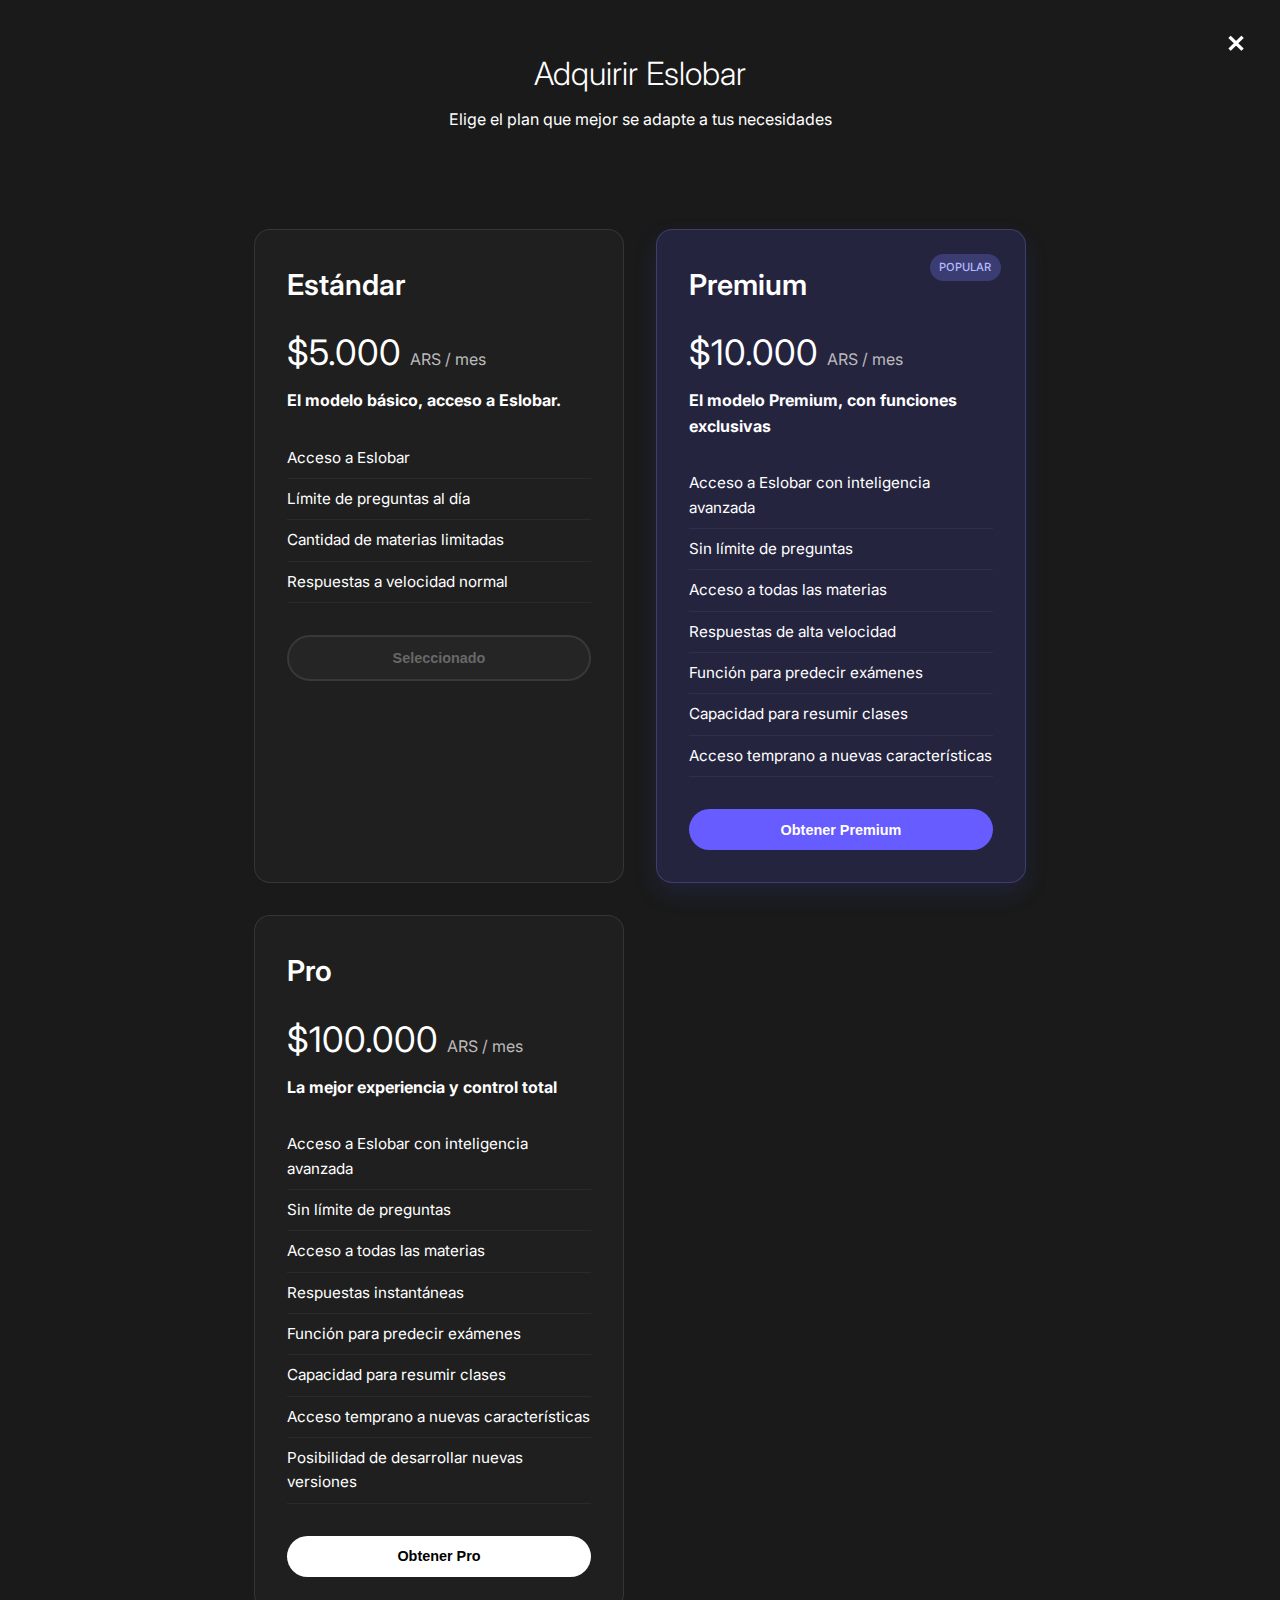
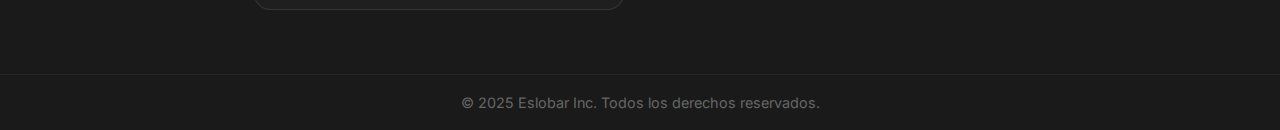
<file: plan.html>
<!DOCTYPE html>
<html lang="es">
<head>
  <meta charset="UTF-8" />
  <meta name="viewport" content="width=device-width, initial-scale=1.0" />
  <title>Adquirir Eslobar</title>
  <link rel="stylesheet" href="/static/styles.css" />
  <link href="https://fonts.googleapis.com/css2?family=Inter:wght@400;500;600;700&display=swap" rel="stylesheet">
</head>
<body>
  <a href="index.html" class="close-btn">✕</a>
  <header>
    <h1>Adquirir <span class="highlight">Eslobar</span></h1>
    <p class="subtitle">Elige el plan que mejor se adapte a tus necesidades</p>
  </header>

  <main class="pricing-container">
    <!-- Plan Estándar -->
    <div class="card standard">
      <h2>Estándar</h2>
      <p class="price">$5.000 <span class="currency">ARS / mes</span></p>
      <p class="description">El modelo básico, acceso a Eslobar.</p>
      <ul class="features">
        <li>Acceso a Eslobar</li>
        <li>Límite de preguntas al día</li>
        <li>Cantidad de materias limitadas</li>
        <li>Respuestas a velocidad normal</li>
      </ul>
      <button class="btn disabled">Seleccionado</button>
    </div>

    <!-- Plan Premium -->
    <div class="card premium">
      <span class="badge">Popular</span> <!-- NUEVO ELEMENTO -->
      <h2>Premium</h2>
      <p class="price">$10.000 <span class="currency">ARS / mes</span></p>
      <p class="description">El modelo Premium, con funciones exclusivas</p>
      <ul class="features">
        <li>Acceso a Eslobar con inteligencia avanzada</li>
        <li>Sin límite de preguntas</li>
        <li>Acceso a todas las materias</li>
        <li>Respuestas de alta velocidad</li>
        <li>Función para predecir exámenes</li>
        <li>Capacidad para resumir clases</li>
        <li>Acceso temprano a nuevas características</li>
      </ul>
      <button class="btn primary">Obtener Premium</button>
    </div>

    <!-- Plan Pro -->
    <div class="card pro">
      <h2>Pro</h2>
      <p class="price">$100.000 <span class="currency">ARS / mes</span></p>
      <p class="description">La mejor experiencia y control total</p>
      <ul class="features">
        <li>Acceso a Eslobar con inteligencia avanzada</li>
        <li>Sin límite de preguntas</li>
        <li>Acceso a todas las materias</li>
        <li>Respuestas instantáneas</li>
        <li>Función para predecir exámenes</li>
        <li>Capacidad para resumir clases</li>
        <li>Acceso temprano a nuevas características</li>
        <li>Posibilidad de desarrollar nuevas versiones</li>
      </ul>
      <button class="btn outline">Obtener Pro</button>
    </div>
  </main>

  <footer>
    <p>© 2025 Eslobar Inc. Todos los derechos reservados.</p>
  </footer>
</body>
</html>
</file>
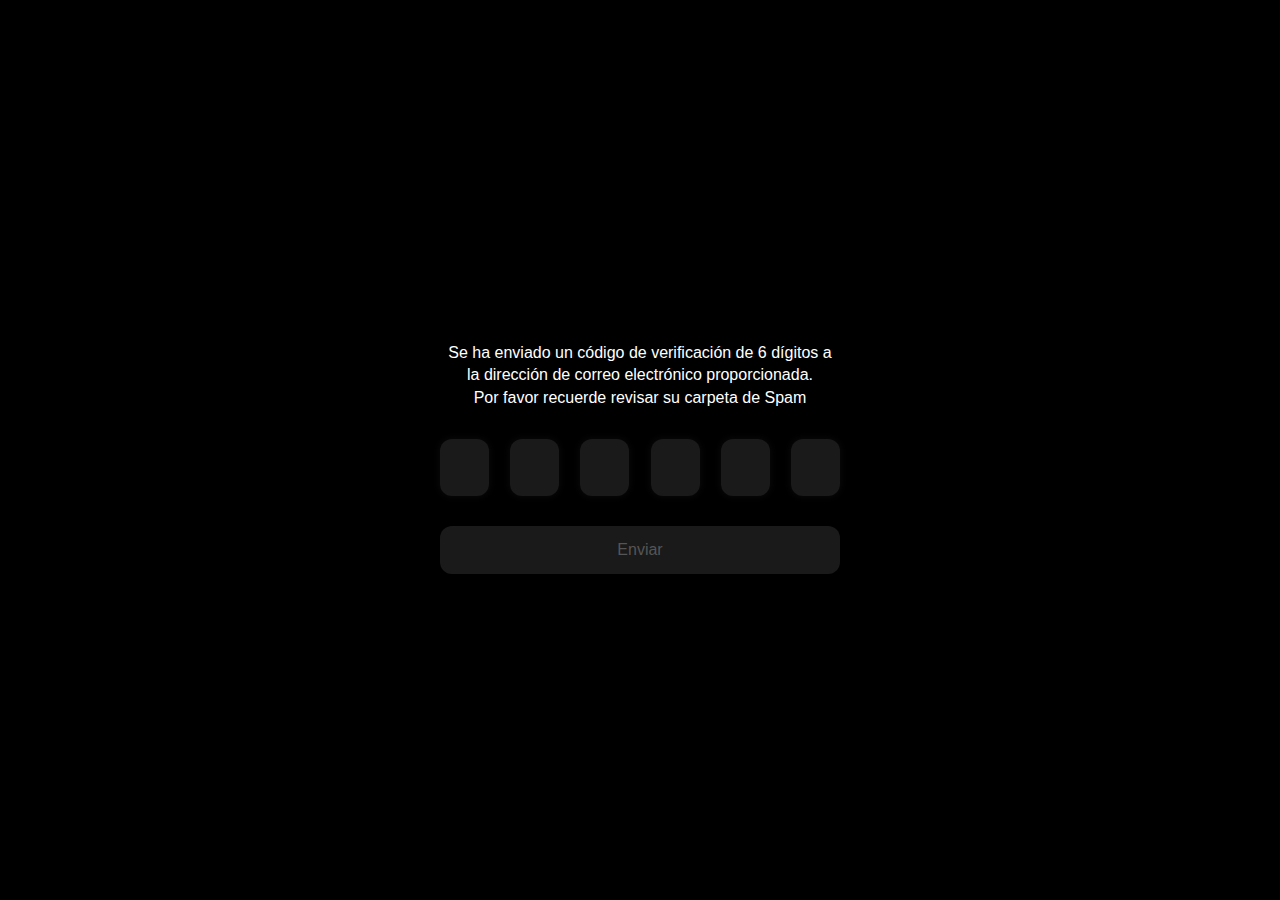
<file: verificacion.html>
<!DOCTYPE html>
<html lang="es">
<head>
  <meta charset="UTF-8">
  <meta name="viewport" content="width=device-width, initial-scale=1.0">
  <title>Verificación</title>
  <style>
    /* Fondo general */
    body {
      margin: 0;
      padding: 0;
      background-color: #000;
      color: #fff;
      font-family: Arial, sans-serif;
      display: flex;
      justify-content: center;
      align-items: center;
      height: 100vh;
    }

    .container {
      text-align: center;
      max-width: 400px;
      width: 90%;
    }

    /* Texto descriptivo */
    .container p {
      font-size: 16px;
      margin-bottom: 30px;
      line-height: 1.4;
    }

    /* Inputs del código */
    .codigo {
      display: flex;
      justify-content: space-between;
      gap: 10px;
      margin-bottom: 30px;
    }

    .codigo input {
      width: 45px;
      height: 55px;
      background-color: #1a1a1a;
      border: none;
      border-radius: 12px;
      color: #fff;
      font-size: 22px;
      text-align: center;
      box-shadow: 0 0 8px rgba(255, 255, 255, 0.05);
      transition: all 0.2s ease-in-out;
    }

    .codigo input:focus {
      outline: none;
      box-shadow: 0 0 12px rgba(255, 255, 255, 0.15);
    }

    /* Botón */
    button {
      width: 100%;
      padding: 15px;
      font-size: 16px;
      border-radius: 12px;
      border: none;
      cursor: pointer;
      background-color: #1a1a1a; /* Estado inactivo */
      color: #555;
      transition: all 0.3s ease-in-out;
    }

    button.activo {
      background-color: #fff;
      color: #000;
      font-weight: bold;
    }

    button:disabled {
      cursor: not-allowed;
    }
  </style>
  <link rel="shortcut icon" href="logo.png" type="image/png">
</head>
<body>
  <div class="container">
    <p>Se ha enviado un código de verificación de 6 dígitos a la dirección de correo electrónico proporcionada.<br>
    Por favor recuerde revisar su carpeta de Spam</p>

    <div class="codigo">
      <input type="text" maxlength="1" oninput="moverFoco(this, 0)">
      <input type="text" maxlength="1" oninput="moverFoco(this, 1)">
      <input type="text" maxlength="1" oninput="moverFoco(this, 2)">
      <input type="text" maxlength="1" oninput="moverFoco(this, 3)">
      <input type="text" maxlength="1" oninput="moverFoco(this, 4)">
      <input type="text" maxlength="1" oninput="moverFoco(this, 5)">
    </div>

    <button id="enviarBtn" disabled onclick="verificarCodigo()">Enviar</button>
  </div>
  <script>
  const inputs = document.querySelectorAll('.codigo input');
  const boton = document.getElementById("enviarBtn");

  function moverFoco(input, index) {
    if (input.value.length === 1 && index < inputs.length - 1) {
      inputs[index + 1].focus();
    }
    let completo = true;
    inputs.forEach(inp => { if (inp.value === "") completo = false; });
    if (completo) { boton.classList.add("activo"); boton.disabled = false; }
    else { boton.classList.remove("activo"); boton.disabled = true; }
  }

  function verificarCodigo() {
  const codigoIngresado = Array.from(inputs).map(inp => inp.value).join("");
  const codigoReal = localStorage.getItem("codigo_verificacion");
  const correo = localStorage.getItem("correo_usuario");

  if (!correo) {
    alert("Error: No se encontró el correo del usuario. Vuelva a iniciar sesión.");
    window.location.href = "index.html";
    return;
  }

  if (codigoIngresado === codigoReal) {
    // Generamos avatar con inicial + color aleatorio
    const inicial = correo.charAt(0).toUpperCase();
    const colores = ["#FF5733","#33C1FF","#28A745","#FFC300","#9B59B6","#E67E22"];
    const color = colores[Math.floor(Math.random() * colores.length)];

    const avatarSVG = `
      <svg xmlns="http://www.w3.org/2000/svg" width="100" height="100">
        <circle cx="50" cy="50" r="50" fill="${color}" />
        <text x="50%" y="55%" font-size="50" text-anchor="middle" fill="white" font-family="Arial" dy=".3em">${inicial}</text>
      </svg>`;
    const avatarDataURL = "data:image/svg+xml;base64," + btoa(avatarSVG);

    // Guardamos correo y avatar para asegurar consistencia
    localStorage.setItem("correo_usuario", correo);
    localStorage.setItem("foto_usuario", avatarDataURL);
    localStorage.setItem("sesion_activa", "true");

    window.location.href = "home.html";
  } else {
    alert("❌ Código incorrecto, intente de nuevo");
  }
}


</script>
</body>
</html>
</file>
<file: static/styles.css>
/* Fuente y reset */
* {
  margin: 0;
  padding: 0;
  box-sizing: border-box;
}

body {
  font-family: 'Inter', sans-serif;
  background-color: #1a1a1a;
  color: #fff;
  line-height: 1.6;
  display: flex;
  flex-direction: column;
  min-height: 100vh;
}

/* Encabezado */
header {
  text-align: center;
  padding: 3rem 1rem 2rem;
}

header h1 {
  /*font-size: 2.5rem;*/
  font-weight: 300;
}

header .highlight {
  color: #ffffff;
}

.subtitle {
  color: #ffffff;
  margin-top: 0.5rem;
  font-size: 1rem;
}

/* Contenedor de precios */
.pricing-container {
  display: grid;
  grid-template-columns: repeat(auto-fit, 370px); /* tarjetas fijas de 300px */
  justify-content: center;
  gap: 2rem;
  padding: 4rem 5%;
  flex-grow: 1; 
}

/* --- Badge "Popular" --- */
.badge {
  position: absolute;
  top: 1.5rem;
  right: 1.5rem;
  background: #7982ff44;
  color: #b4b9ff;
  font-size: 0.7rem;
  font-weight: 500;
  padding: 0.3rem 0.6rem;
  border-radius: 27rem;
  text-transform: uppercase;
  box-shadow: 0 4px 10px rgba(163, 156, 255, 0);
}

/* Tarjetas */
.card {
  position: relative; /* Necesario para ubicar la badge */
  background: #1f1f1f;
  border: 1px solid rgba(255,255,255,0.1);
  border-radius: 1rem;
  padding: 2rem;
  margin: 0;
  display: flex;
  flex-direction: column;
  transition: transform 0.2s ease, box-shadow 0.2s ease;
}

.card:hover {
  transform: translateY(-6px);
  box-shadow: 0 10px 25px rgba(0,0,0,0.4);
}

.card h2 {
  font-size: 1.8rem;
  margin-bottom: 0.5rem;
  font-weight: 600;
}

.price {
  font-size: 2.2rem;
  font-weight: normal;
  margin: 0.5rem 0;
}

.currency {
  font-size: 1rem;
  font-weight: 400;
  color: #bbb;
}

.description {
  color: #ffffff;
  margin-bottom: 1.5rem;
  font-weight: 700;
}

.features {
  list-style: none;
  margin-bottom: 2rem;
}

.features li {
  padding: 0.5rem 0;
  border-bottom: 1px solid rgba(255,255,255,0.05);
  font-size: 0.95rem;
  color: #ffffff;
}

/* Botones */
.btn {
  padding: 0.8rem 0.8rem;
  border-radius: 20rem;
  font-weight: 600;
  cursor: pointer;
  border: none;
  text-align: center;
  font-size: 1rem;
  transition: background 0.2s ease, color 0.2s ease;
}

/* Tipos de botones */
.btn.primary {
  background: #675cff;
  color: white;
  font-size: 0.9rem;
}

.btn.primary:hover {
  background: #5b4ce0;
}

.btn.outline {
  background: #ffffff;
  color: #000000;
  font-size: 0.9rem;
}

.btn.outline:hover {
  background: #ffffffde;
  color: rgb(0, 0, 0);
}

.btn.disabled {
  border: 2px solid #383838;
  background: #252525;
  color: #686868;
  font-size: 0.9rem;
  cursor: not-allowed;
}

/* Estilos especiales por plan */
.premium {
  border: 1px solid #9c9dff38;
  background: #5f5cff2a;
  box-shadow: 0 10px 25px rgba(69, 97, 255, 0.13);
}

.premium:hover {
  box-shadow: 0 10px 25px rgba(72, 69, 255, 0.322);
}

/* Botón de cierre "X" */
.close-btn {
  position: fixed;          /* siempre visible en la esquina */
  top: 1.5rem;               /* distancia desde arriba */
  right: 1.5rem;             /* distancia desde la derecha */
  font-size: 1.5rem;           /* tamaño de la X */
  color: #fff;               /* color de la X */
  text-decoration: none;     /* quitar subrayado */
  font-weight: 600;          /* evita que se vea muy gruesa */
  background: #1a1a1a; /* círculo sutil */
  border-radius: 50%;
  width: 2.5rem;
  height: 2.5rem;
  display: flex;
  align-items: center;
  justify-content: center;
  transition: background 0.2s ease, color 0.2s ease;
}

.close-btn:hover {
  background: rgba(255,255,255,0.2);
  color: #ff5c5c;           /* se vuelve roja al pasar el mouse */
  cursor: pointer;
}

/* Footer */
footer {
  text-align: center;
  padding: 1rem;
  color: #666;
  font-size: 0.9rem;
  border-top: 1px solid rgba(255,255,255,0.05);
}
</file>
